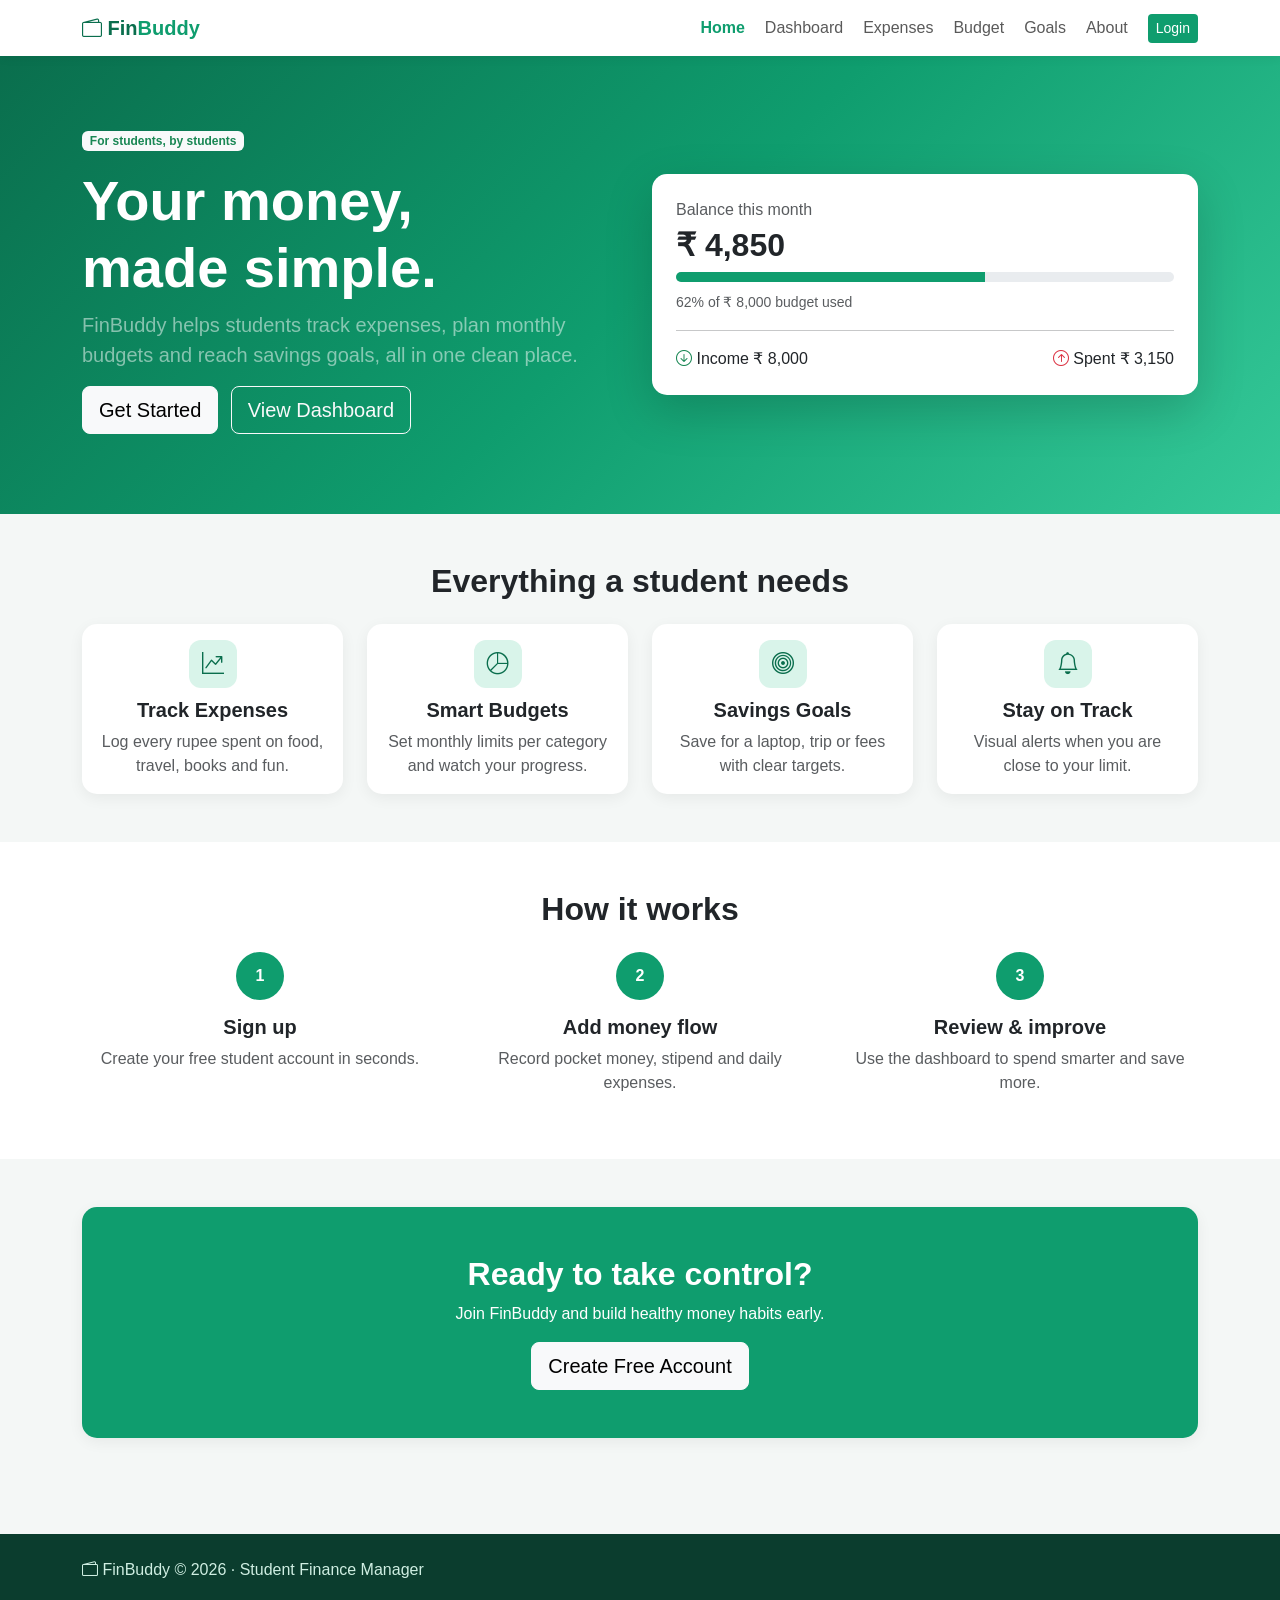
<file: index.html>
<!DOCTYPE html>
<html lang="en">
<head>
<meta charset="UTF-8">
<meta name="viewport" content="width=device-width, initial-scale=1">
<title>Home | FinBuddy</title>
<link href="https://cdn.jsdelivr.net/npm/bootstrap@5.3.3/dist/css/bootstrap.min.css" rel="stylesheet">
<link href="https://cdn.jsdelivr.net/npm/bootstrap-icons@1.11.3/font/bootstrap-icons.css" rel="stylesheet">
<link href="css/style.css" rel="stylesheet">
</head>
<body>
<nav class="navbar navbar-expand-md fb-nav sticky-top">
<div class="container">
<a class="navbar-brand fw-bold" href="index.html"><i class="bi bi-wallet2"></i> Fin<span>Buddy</span></a>
<input type="checkbox" id="navtoggle" class="d-none">
<label for="navtoggle" class="navbar-toggler d-md-none" aria-label="Toggle menu"><span class="navbar-toggler-icon"></span></label>
<div class="fb-menu ms-md-auto"><ul class="navbar-nav align-items-md-center gap-md-1"><li class="nav-item"><a class="nav-link active" href="index.html">Home</a></li><li class="nav-item"><a class="nav-link" href="dashboard.html">Dashboard</a></li><li class="nav-item"><a class="nav-link" href="expenses.html">Expenses</a></li><li class="nav-item"><a class="nav-link" href="budget.html">Budget</a></li><li class="nav-item"><a class="nav-link" href="goals.html">Goals</a></li><li class="nav-item"><a class="nav-link" href="about.html">About</a></li>
<li class="nav-item"><a class="btn btn-fb btn-sm ms-md-2" href="login.html">Login</a></li></ul></div>
</div></nav>

<header class="hero py-5"><div class="container py-md-4"><div class="row align-items-center g-4">
<div class="col-lg-6"><span class="badge bg-light text-success mb-3">For students, by students</span>
<h1 class="display-4 fw-bold text-white">Your money, <br>made simple.</h1>
<p class="lead text-white-50">FinBuddy helps students track expenses, plan monthly budgets and reach savings goals, all in one clean place.</p>
<a href="login.html" class="btn btn-light btn-lg me-2 mb-2">Get Started</a>
<a href="dashboard.html" class="btn btn-outline-light btn-lg mb-2">View Dashboard</a></div>
<div class="col-lg-6"><div class="card fb-card shadow-lg"><div class="card-body p-4">
<p class="text-muted mb-1">Balance this month</p><h2 class="fw-bold">&#8377; 4,850</h2>
<div class="progress mb-2" style="height:10px"><div class="progress-bar bg-fb" style="width:62%"></div></div>
<small class="text-muted">62% of &#8377; 8,000 budget used</small>
<hr><div class="d-flex justify-content-between"><span><i class="bi bi-arrow-down-circle text-success"></i> Income &#8377; 8,000</span><span><i class="bi bi-arrow-up-circle text-danger"></i> Spent &#8377; 3,150</span></div>
</div></div></div></div></div></header>
<section class="container py-5"><h2 class="fw-bold text-center mb-4">Everything a student needs</h2><div class="row g-4"><div class="col-sm-6 col-lg-3"><div class="card fb-card h-100 text-center p-3"><div class="fb-icon mx-auto bg-fb-soft"><i class="bi bi-graph-up-arrow"></i></div><h5 class="fw-bold">Track Expenses</h5><p class="text-muted mb-0">Log every rupee spent on food, travel, books and fun.</p></div></div><div class="col-sm-6 col-lg-3"><div class="card fb-card h-100 text-center p-3"><div class="fb-icon mx-auto bg-fb-soft"><i class="bi bi-pie-chart"></i></div><h5 class="fw-bold">Smart Budgets</h5><p class="text-muted mb-0">Set monthly limits per category and watch your progress.</p></div></div><div class="col-sm-6 col-lg-3"><div class="card fb-card h-100 text-center p-3"><div class="fb-icon mx-auto bg-fb-soft"><i class="bi bi-bullseye"></i></div><h5 class="fw-bold">Savings Goals</h5><p class="text-muted mb-0">Save for a laptop, trip or fees with clear targets.</p></div></div><div class="col-sm-6 col-lg-3"><div class="card fb-card h-100 text-center p-3"><div class="fb-icon mx-auto bg-fb-soft"><i class="bi bi-bell"></i></div><h5 class="fw-bold">Stay on Track</h5><p class="text-muted mb-0">Visual alerts when you are close to your limit.</p></div></div></div></section>
<section class="bg-white py-5"><div class="container"><h2 class="fw-bold text-center mb-4">How it works</h2><div class="row g-4"><div class="col-md-4"><div class="text-center"><div class="step-no">1</div><h5 class="fw-bold">Sign up</h5><p class="text-muted">Create your free student account in seconds.</p></div></div><div class="col-md-4"><div class="text-center"><div class="step-no">2</div><h5 class="fw-bold">Add money flow</h5><p class="text-muted">Record pocket money, stipend and daily expenses.</p></div></div><div class="col-md-4"><div class="text-center"><div class="step-no">3</div><h5 class="fw-bold">Review & improve</h5><p class="text-muted">Use the dashboard to spend smarter and save more.</p></div></div></div></div></section>
<section class="container py-5"><div class="card fb-card bg-fb text-white text-center p-5"><h2 class="fw-bold">Ready to take control?</h2><p>Join FinBuddy and build healthy money habits early.</p><div><a href="login.html" class="btn btn-light btn-lg">Create Free Account</a></div></div></section>
<footer class="fb-foot py-4 mt-5"><div class="container d-flex flex-column flex-md-row justify-content-between gap-2">
<span><i class="bi bi-wallet2"></i> FinBuddy &copy; 2026 &middot; Student Finance Manager</span>
<span></span></div></footer>
</body>
</html>
</file>
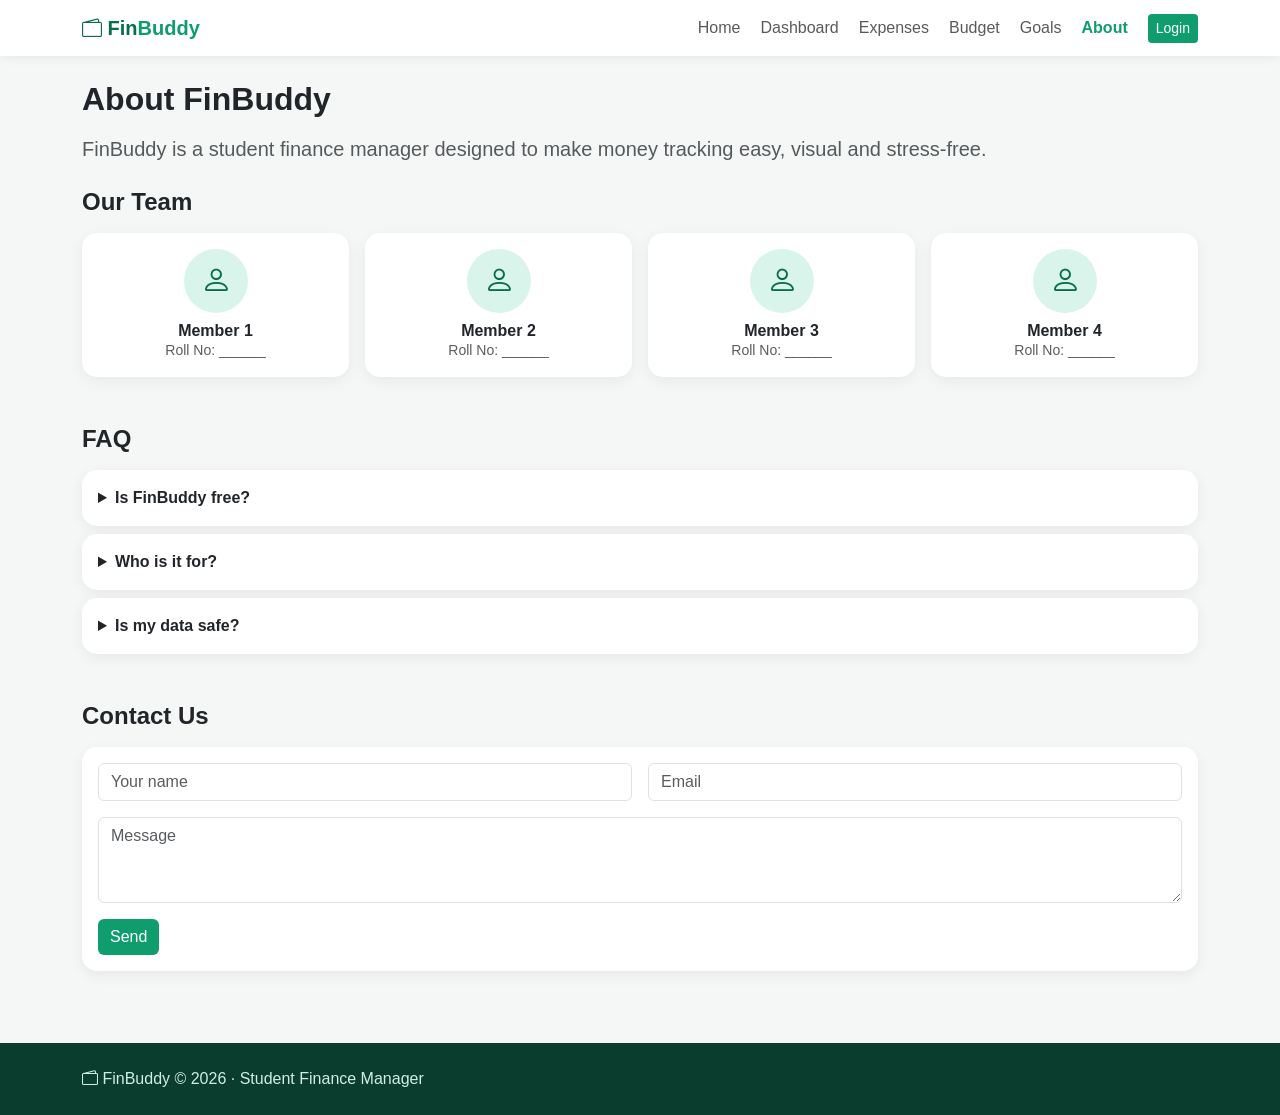
<file: about.html>
<!DOCTYPE html>
<html lang="en">
<head>
<meta charset="UTF-8">
<meta name="viewport" content="width=device-width, initial-scale=1">
<title>About | FinBuddy</title>
<link href="https://cdn.jsdelivr.net/npm/bootstrap@5.3.3/dist/css/bootstrap.min.css" rel="stylesheet">
<link href="https://cdn.jsdelivr.net/npm/bootstrap-icons@1.11.3/font/bootstrap-icons.css" rel="stylesheet">
<link href="css/style.css" rel="stylesheet">
</head>
<body>
<nav class="navbar navbar-expand-md fb-nav sticky-top">
<div class="container">
<a class="navbar-brand fw-bold" href="index.html"><i class="bi bi-wallet2"></i> Fin<span>Buddy</span></a>
<input type="checkbox" id="navtoggle" class="d-none">
<label for="navtoggle" class="navbar-toggler d-md-none" aria-label="Toggle menu"><span class="navbar-toggler-icon"></span></label>
<div class="fb-menu ms-md-auto"><ul class="navbar-nav align-items-md-center gap-md-1"><li class="nav-item"><a class="nav-link" href="index.html">Home</a></li><li class="nav-item"><a class="nav-link" href="dashboard.html">Dashboard</a></li><li class="nav-item"><a class="nav-link" href="expenses.html">Expenses</a></li><li class="nav-item"><a class="nav-link" href="budget.html">Budget</a></li><li class="nav-item"><a class="nav-link" href="goals.html">Goals</a></li><li class="nav-item"><a class="nav-link active" href="about.html">About</a></li>
<li class="nav-item"><a class="btn btn-fb btn-sm ms-md-2" href="login.html">Login</a></li></ul></div>
</div></nav>
<main class="container py-4"><h2 class="fw-bold mb-3">About FinBuddy</h2>
<p class="lead text-muted">FinBuddy is a student finance manager designed to make money tracking easy, visual and stress-free.</p>
<h4 class="fw-bold mt-4 mb-3">Our Team</h4><div class="row g-3"><div class="col-6 col-md-3"><div class="card fb-card text-center p-3"><div class="avatar mx-auto mb-2"><i class="bi bi-person"></i></div><h6 class="fw-bold mb-0">Member 1</h6><small class="text-muted">Roll No: ______</small></div></div><div class="col-6 col-md-3"><div class="card fb-card text-center p-3"><div class="avatar mx-auto mb-2"><i class="bi bi-person"></i></div><h6 class="fw-bold mb-0">Member 2</h6><small class="text-muted">Roll No: ______</small></div></div><div class="col-6 col-md-3"><div class="card fb-card text-center p-3"><div class="avatar mx-auto mb-2"><i class="bi bi-person"></i></div><h6 class="fw-bold mb-0">Member 3</h6><small class="text-muted">Roll No: ______</small></div></div><div class="col-6 col-md-3"><div class="card fb-card text-center p-3"><div class="avatar mx-auto mb-2"><i class="bi bi-person"></i></div><h6 class="fw-bold mb-0">Member 4</h6><small class="text-muted">Roll No: ______</small></div></div></div>
<h4 class="fw-bold mt-5 mb-3">FAQ</h4><details class="card fb-card mb-2"><summary class="card-body fw-semibold">Is FinBuddy free?</summary><div class="px-3 pb-3 text-muted">Yes, FinBuddy is free for all students.</div></details><details class="card fb-card mb-2"><summary class="card-body fw-semibold">Who is it for?</summary><div class="px-3 pb-3 text-muted">Any college student who wants to manage pocket money, stipends and expenses.</div></details><details class="card fb-card mb-2"><summary class="card-body fw-semibold">Is my data safe?</summary><div class="px-3 pb-3 text-muted">Your information is kept private to your account.</div></details>
<h4 class="fw-bold mt-5 mb-3">Contact Us</h4><div class="card fb-card"><div class="card-body"><form action="about.html" class="row g-3"><div class="col-md-6"><input class="form-control" placeholder="Your name" required></div><div class="col-md-6"><input type="email" class="form-control" placeholder="Email" required></div><div class="col-12"><textarea class="form-control" rows="3" placeholder="Message"></textarea></div><div class="col-12"><button class="btn btn-fb">Send</button></div></form></div></div></main>
<footer class="fb-foot py-4 mt-5"><div class="container d-flex flex-column flex-md-row justify-content-between gap-2">
<span><i class="bi bi-wallet2"></i> FinBuddy &copy; 2026 &middot; Student Finance Manager</span>
<span></span></div></footer>
</body>
</html>
</file>
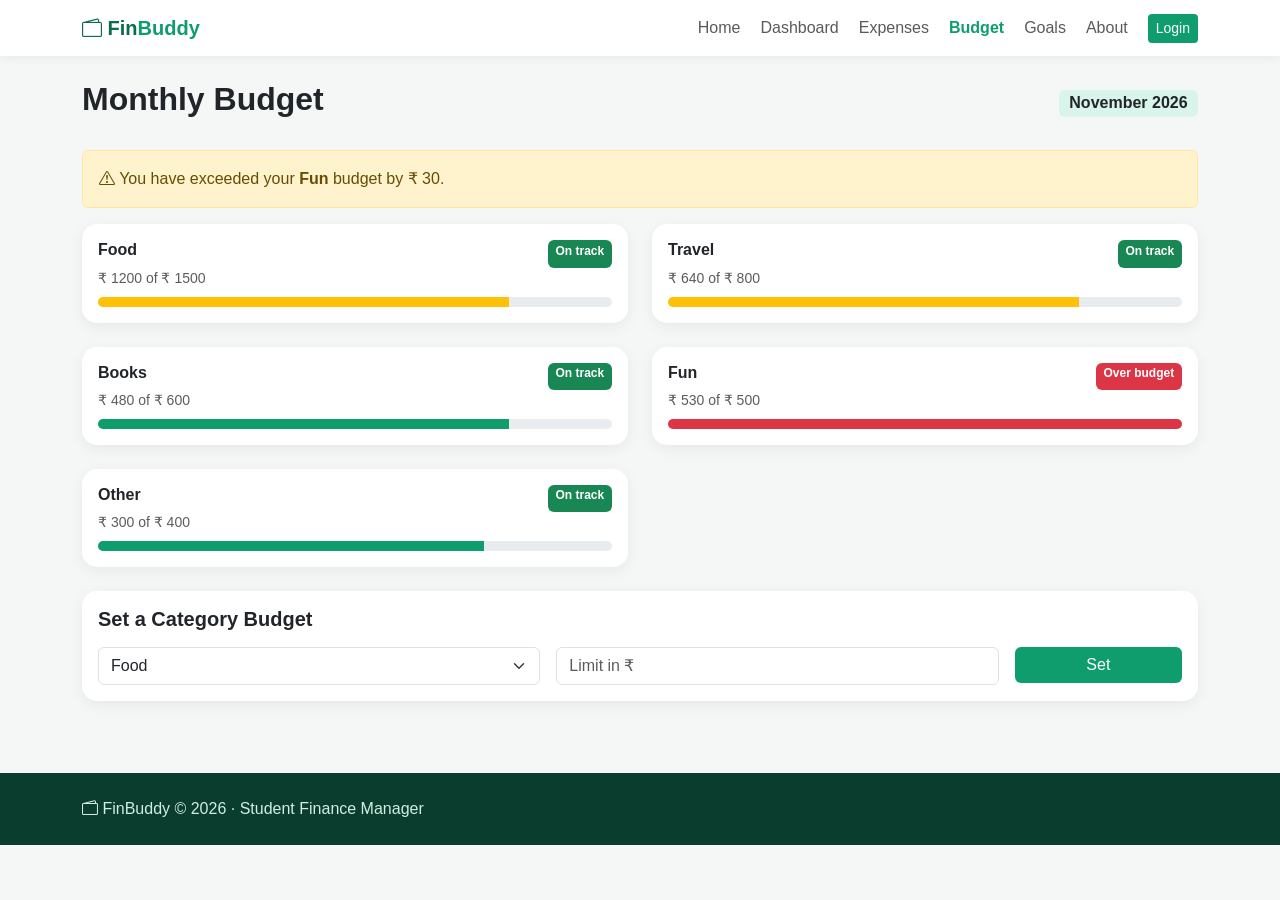
<file: budget.html>
<!DOCTYPE html>
<html lang="en">
<head>
<meta charset="UTF-8">
<meta name="viewport" content="width=device-width, initial-scale=1">
<title>Budget | FinBuddy</title>
<link href="https://cdn.jsdelivr.net/npm/bootstrap@5.3.3/dist/css/bootstrap.min.css" rel="stylesheet">
<link href="https://cdn.jsdelivr.net/npm/bootstrap-icons@1.11.3/font/bootstrap-icons.css" rel="stylesheet">
<link href="css/style.css" rel="stylesheet">
</head>
<body>
<nav class="navbar navbar-expand-md fb-nav sticky-top">
<div class="container">
<a class="navbar-brand fw-bold" href="index.html"><i class="bi bi-wallet2"></i> Fin<span>Buddy</span></a>
<input type="checkbox" id="navtoggle" class="d-none">
<label for="navtoggle" class="navbar-toggler d-md-none" aria-label="Toggle menu"><span class="navbar-toggler-icon"></span></label>
<div class="fb-menu ms-md-auto"><ul class="navbar-nav align-items-md-center gap-md-1"><li class="nav-item"><a class="nav-link" href="index.html">Home</a></li><li class="nav-item"><a class="nav-link" href="dashboard.html">Dashboard</a></li><li class="nav-item"><a class="nav-link" href="expenses.html">Expenses</a></li><li class="nav-item"><a class="nav-link active" href="budget.html">Budget</a></li><li class="nav-item"><a class="nav-link" href="goals.html">Goals</a></li><li class="nav-item"><a class="nav-link" href="about.html">About</a></li>
<li class="nav-item"><a class="btn btn-fb btn-sm ms-md-2" href="login.html">Login</a></li></ul></div>
</div></nav>
<main class="container py-4"><div class="d-flex justify-content-between flex-wrap gap-2 mb-4"><h2 class="fw-bold">Monthly Budget</h2><span class="badge bg-fb-soft text-dark fs-6 align-self-center">November 2026</span></div>
<div class="alert alert-warning"><i class="bi bi-exclamation-triangle"></i> You have exceeded your <strong>Fun</strong> budget by &#8377; 30.</div>
<div class="row g-4 mb-4"><div class="col-md-6"><div class="card fb-card"><div class="card-body"><div class="d-flex justify-content-between"><h6 class="fw-bold">Food</h6><span class='badge bg-success'>On track</span></div><p class="text-muted small mb-2">&#8377; 1200 of &#8377; 1500</p><div class="progress" style="height:10px"><div class="progress-bar bg-warning" style="width:80%"></div></div></div></div></div><div class="col-md-6"><div class="card fb-card"><div class="card-body"><div class="d-flex justify-content-between"><h6 class="fw-bold">Travel</h6><span class='badge bg-success'>On track</span></div><p class="text-muted small mb-2">&#8377; 640 of &#8377; 800</p><div class="progress" style="height:10px"><div class="progress-bar bg-warning" style="width:80%"></div></div></div></div></div><div class="col-md-6"><div class="card fb-card"><div class="card-body"><div class="d-flex justify-content-between"><h6 class="fw-bold">Books</h6><span class='badge bg-success'>On track</span></div><p class="text-muted small mb-2">&#8377; 480 of &#8377; 600</p><div class="progress" style="height:10px"><div class="progress-bar bg-fb" style="width:80%"></div></div></div></div></div><div class="col-md-6"><div class="card fb-card"><div class="card-body"><div class="d-flex justify-content-between"><h6 class="fw-bold">Fun</h6><span class='badge bg-danger'>Over budget</span></div><p class="text-muted small mb-2">&#8377; 530 of &#8377; 500</p><div class="progress" style="height:10px"><div class="progress-bar bg-danger" style="width:100%"></div></div></div></div></div><div class="col-md-6"><div class="card fb-card"><div class="card-body"><div class="d-flex justify-content-between"><h6 class="fw-bold">Other</h6><span class='badge bg-success'>On track</span></div><p class="text-muted small mb-2">&#8377; 300 of &#8377; 400</p><div class="progress" style="height:10px"><div class="progress-bar bg-fb" style="width:75%"></div></div></div></div></div></div>
<div class="card fb-card"><div class="card-body"><h5 class="fw-bold mb-3">Set a Category Budget</h5><form action="budget.html" class="row g-3"><div class="col-md-5"><select class="form-select"><option>Food</option><option>Travel</option><option>Books</option><option>Fun</option><option>Other</option></select></div><div class="col-md-5"><input type="number" class="form-control" placeholder="Limit in &#8377;" required></div><div class="col-md-2"><button class="btn btn-fb w-100">Set</button></div></form></div></div></main>
<footer class="fb-foot py-4 mt-5"><div class="container d-flex flex-column flex-md-row justify-content-between gap-2">
<span><i class="bi bi-wallet2"></i> FinBuddy &copy; 2026 &middot; Student Finance Manager</span>
<span></span></div></footer>
</body>
</html>
</file>
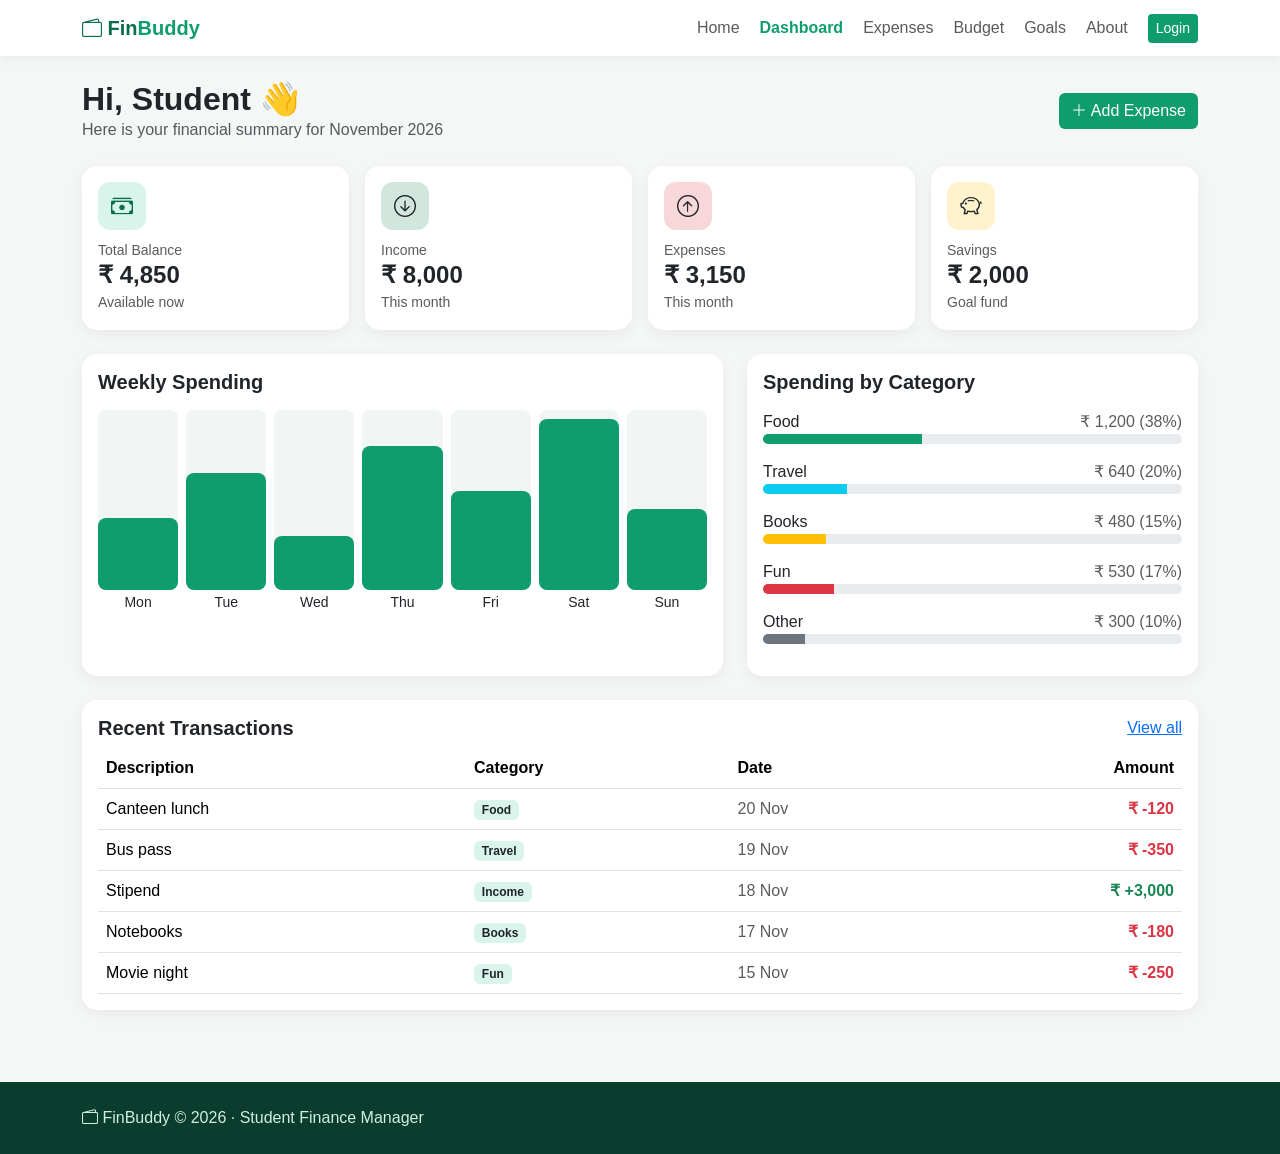
<file: dashboard.html>
<!DOCTYPE html>
<html lang="en">
<head>
<meta charset="UTF-8">
<meta name="viewport" content="width=device-width, initial-scale=1">
<title>Dashboard | FinBuddy</title>
<link href="https://cdn.jsdelivr.net/npm/bootstrap@5.3.3/dist/css/bootstrap.min.css" rel="stylesheet">
<link href="https://cdn.jsdelivr.net/npm/bootstrap-icons@1.11.3/font/bootstrap-icons.css" rel="stylesheet">
<link href="css/style.css" rel="stylesheet">
</head>
<body>
<nav class="navbar navbar-expand-md fb-nav sticky-top">
<div class="container">
<a class="navbar-brand fw-bold" href="index.html"><i class="bi bi-wallet2"></i> Fin<span>Buddy</span></a>
<input type="checkbox" id="navtoggle" class="d-none">
<label for="navtoggle" class="navbar-toggler d-md-none" aria-label="Toggle menu"><span class="navbar-toggler-icon"></span></label>
<div class="fb-menu ms-md-auto"><ul class="navbar-nav align-items-md-center gap-md-1"><li class="nav-item"><a class="nav-link" href="index.html">Home</a></li><li class="nav-item"><a class="nav-link active" href="dashboard.html">Dashboard</a></li><li class="nav-item"><a class="nav-link" href="expenses.html">Expenses</a></li><li class="nav-item"><a class="nav-link" href="budget.html">Budget</a></li><li class="nav-item"><a class="nav-link" href="goals.html">Goals</a></li><li class="nav-item"><a class="nav-link" href="about.html">About</a></li>
<li class="nav-item"><a class="btn btn-fb btn-sm ms-md-2" href="login.html">Login</a></li></ul></div>
</div></nav>
<main class="container py-4">
<div class="d-flex justify-content-between align-items-center mb-4 flex-wrap gap-2"><div><h2 class="fw-bold mb-0">Hi, Student &#128075;</h2><p class="text-muted mb-0">Here is your financial summary for November 2026</p></div><a href="expenses.html" class="btn btn-fb"><i class="bi bi-plus-lg"></i> Add Expense</a></div>
<div class="row g-3 mb-4"><div class="col-6 col-lg-3"><div class="card fb-card h-100"><div class="card-body"><div class="fb-icon bg-fb-soft"><i class="bi bi-cash-stack"></i></div><p class="text-muted mb-0 small">Total Balance</p><h4 class="fw-bold mb-0">&#8377; 4,850</h4><small class="text-muted">Available now</small></div></div></div><div class="col-6 col-lg-3"><div class="card fb-card h-100"><div class="card-body"><div class="fb-icon bg-success-subtle"><i class="bi bi-arrow-down-circle"></i></div><p class="text-muted mb-0 small">Income</p><h4 class="fw-bold mb-0">&#8377; 8,000</h4><small class="text-muted">This month</small></div></div></div><div class="col-6 col-lg-3"><div class="card fb-card h-100"><div class="card-body"><div class="fb-icon bg-danger-subtle"><i class="bi bi-arrow-up-circle"></i></div><p class="text-muted mb-0 small">Expenses</p><h4 class="fw-bold mb-0">&#8377; 3,150</h4><small class="text-muted">This month</small></div></div></div><div class="col-6 col-lg-3"><div class="card fb-card h-100"><div class="card-body"><div class="fb-icon bg-warning-subtle"><i class="bi bi-piggy-bank"></i></div><p class="text-muted mb-0 small">Savings</p><h4 class="fw-bold mb-0">&#8377; 2,000</h4><small class="text-muted">Goal fund</small></div></div></div></div>
<div class="row g-4"><div class="col-lg-7"><div class="card fb-card h-100"><div class="card-body"><h5 class="fw-bold mb-3">Weekly Spending</h5><div class="row g-2 align-items-end"><div class="col text-center"><div class="bar-wrap"><div class="bar" style="height:40%"></div></div><small>Mon</small></div><div class="col text-center"><div class="bar-wrap"><div class="bar" style="height:65%"></div></div><small>Tue</small></div><div class="col text-center"><div class="bar-wrap"><div class="bar" style="height:30%"></div></div><small>Wed</small></div><div class="col text-center"><div class="bar-wrap"><div class="bar" style="height:80%"></div></div><small>Thu</small></div><div class="col text-center"><div class="bar-wrap"><div class="bar" style="height:55%"></div></div><small>Fri</small></div><div class="col text-center"><div class="bar-wrap"><div class="bar" style="height:95%"></div></div><small>Sat</small></div><div class="col text-center"><div class="bar-wrap"><div class="bar" style="height:45%"></div></div><small>Sun</small></div></div></div></div></div>
<div class="col-lg-5"><div class="card fb-card h-100"><div class="card-body"><h5 class="fw-bold mb-3">Spending by Category</h5><div class="mb-3"><div class="d-flex justify-content-between"><span>Food</span><span class="text-muted">&#8377; 1,200 (38%)</span></div><div class="progress" style="height:10px"><div class="progress-bar bg-fb" style="width:38%"></div></div></div><div class="mb-3"><div class="d-flex justify-content-between"><span>Travel</span><span class="text-muted">&#8377; 640 (20%)</span></div><div class="progress" style="height:10px"><div class="progress-bar bg-info" style="width:20%"></div></div></div><div class="mb-3"><div class="d-flex justify-content-between"><span>Books</span><span class="text-muted">&#8377; 480 (15%)</span></div><div class="progress" style="height:10px"><div class="progress-bar bg-warning" style="width:15%"></div></div></div><div class="mb-3"><div class="d-flex justify-content-between"><span>Fun</span><span class="text-muted">&#8377; 530 (17%)</span></div><div class="progress" style="height:10px"><div class="progress-bar bg-danger" style="width:17%"></div></div></div><div class="mb-3"><div class="d-flex justify-content-between"><span>Other</span><span class="text-muted">&#8377; 300 (10%)</span></div><div class="progress" style="height:10px"><div class="progress-bar bg-secondary" style="width:10%"></div></div></div></div></div></div>
<div class="col-12"><div class="card fb-card"><div class="card-body"><div class="d-flex justify-content-between"><h5 class="fw-bold">Recent Transactions</h5><a href="expenses.html">View all</a></div>
<div class="table-responsive"><table class="table align-middle mb-0"><thead><tr><th>Description</th><th>Category</th><th>Date</th><th class="text-end">Amount</th></tr></thead><tbody><tr><td>Canteen lunch</td><td><span class="badge bg-fb-soft text-dark">Food</span></td><td class="text-muted">20 Nov</td><td class="text-end fw-semibold text-danger">&#8377; -120</td></tr><tr><td>Bus pass</td><td><span class="badge bg-fb-soft text-dark">Travel</span></td><td class="text-muted">19 Nov</td><td class="text-end fw-semibold text-danger">&#8377; -350</td></tr><tr><td>Stipend</td><td><span class="badge bg-fb-soft text-dark">Income</span></td><td class="text-muted">18 Nov</td><td class="text-end fw-semibold text-success">&#8377; +3,000</td></tr><tr><td>Notebooks</td><td><span class="badge bg-fb-soft text-dark">Books</span></td><td class="text-muted">17 Nov</td><td class="text-end fw-semibold text-danger">&#8377; -180</td></tr><tr><td>Movie night</td><td><span class="badge bg-fb-soft text-dark">Fun</span></td><td class="text-muted">15 Nov</td><td class="text-end fw-semibold text-danger">&#8377; -250</td></tr></tbody></table></div></div></div></div></div></main>
<footer class="fb-foot py-4 mt-5"><div class="container d-flex flex-column flex-md-row justify-content-between gap-2">
<span><i class="bi bi-wallet2"></i> FinBuddy &copy; 2026 &middot; Student Finance Manager</span>
<span></span></div></footer>
</body>
</html>
</file>
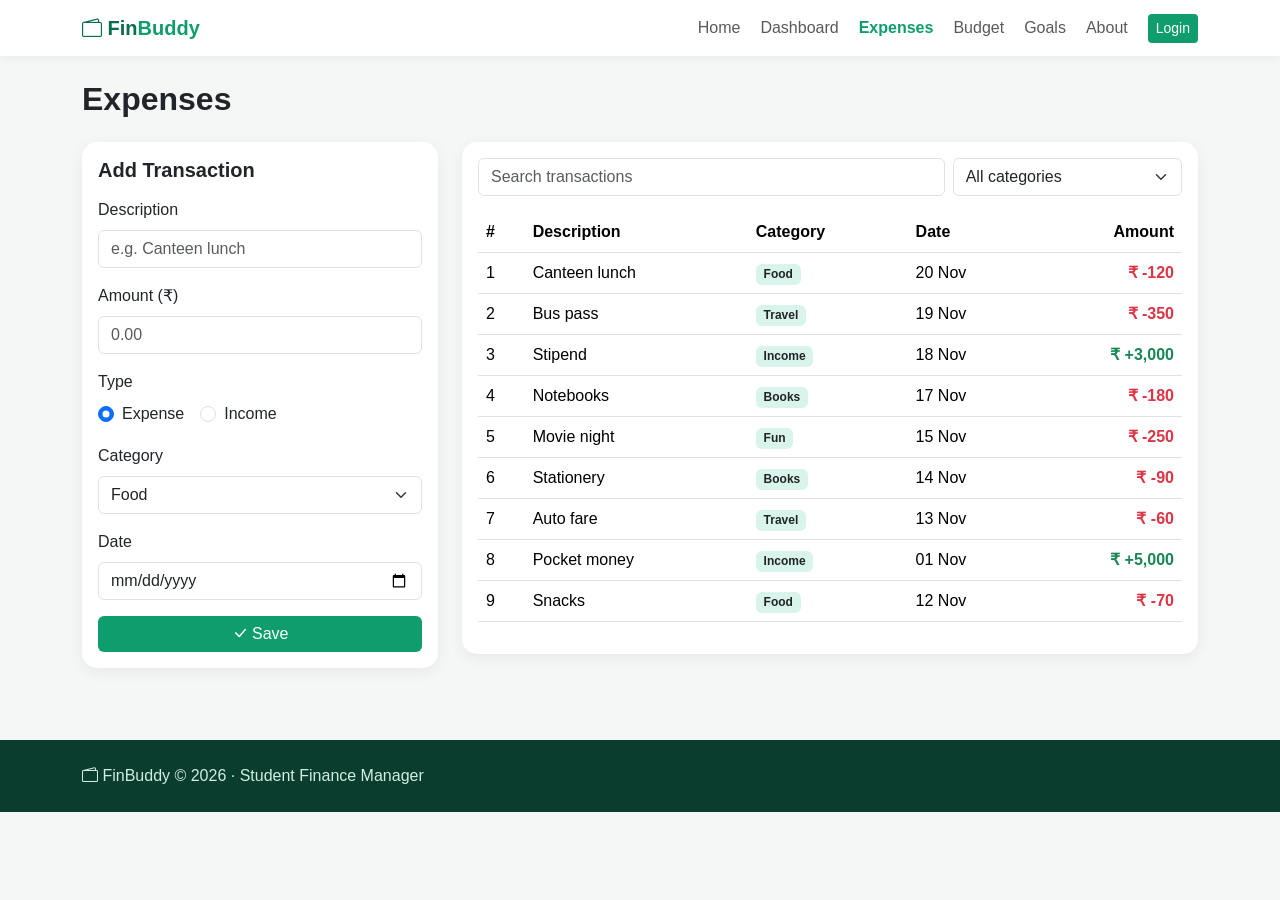
<file: expenses.html>
<!DOCTYPE html>
<html lang="en">
<head>
<meta charset="UTF-8">
<meta name="viewport" content="width=device-width, initial-scale=1">
<title>Expenses | FinBuddy</title>
<link href="https://cdn.jsdelivr.net/npm/bootstrap@5.3.3/dist/css/bootstrap.min.css" rel="stylesheet">
<link href="https://cdn.jsdelivr.net/npm/bootstrap-icons@1.11.3/font/bootstrap-icons.css" rel="stylesheet">
<link href="css/style.css" rel="stylesheet">
</head>
<body>
<nav class="navbar navbar-expand-md fb-nav sticky-top">
<div class="container">
<a class="navbar-brand fw-bold" href="index.html"><i class="bi bi-wallet2"></i> Fin<span>Buddy</span></a>
<input type="checkbox" id="navtoggle" class="d-none">
<label for="navtoggle" class="navbar-toggler d-md-none" aria-label="Toggle menu"><span class="navbar-toggler-icon"></span></label>
<div class="fb-menu ms-md-auto"><ul class="navbar-nav align-items-md-center gap-md-1"><li class="nav-item"><a class="nav-link" href="index.html">Home</a></li><li class="nav-item"><a class="nav-link" href="dashboard.html">Dashboard</a></li><li class="nav-item"><a class="nav-link active" href="expenses.html">Expenses</a></li><li class="nav-item"><a class="nav-link" href="budget.html">Budget</a></li><li class="nav-item"><a class="nav-link" href="goals.html">Goals</a></li><li class="nav-item"><a class="nav-link" href="about.html">About</a></li>
<li class="nav-item"><a class="btn btn-fb btn-sm ms-md-2" href="login.html">Login</a></li></ul></div>
</div></nav>
<main class="container py-4"><h2 class="fw-bold mb-4">Expenses</h2><div class="row g-4">
<div class="col-lg-4"><div class="card fb-card"><div class="card-body"><h5 class="fw-bold mb-3">Add Transaction</h5>
<form action="expenses.html"><div class="mb-3"><label class="form-label">Description</label><input type="text" class="form-control" placeholder="e.g. Canteen lunch" required></div>
<div class="mb-3"><label class="form-label">Amount (&#8377;)</label><input type="number" class="form-control" placeholder="0.00" required></div>
<div class="mb-3"><label class="form-label">Type</label><div class="d-flex gap-3"><div class="form-check"><input class="form-check-input" type="radio" name="type" id="ex" checked><label class="form-check-label" for="ex">Expense</label></div><div class="form-check"><input class="form-check-input" type="radio" name="type" id="inc"><label class="form-check-label" for="inc">Income</label></div></div></div>
<div class="mb-3"><label class="form-label">Category</label><select class="form-select"><option>Food</option><option>Travel</option><option>Books</option><option>Fun</option><option>Other</option></select></div>
<div class="mb-3"><label class="form-label">Date</label><input type="date" class="form-control"></div>
<button class="btn btn-fb w-100"><i class="bi bi-check-lg"></i> Save</button></form></div></div></div>
<div class="col-lg-8"><div class="card fb-card"><div class="card-body"><div class="row g-2 mb-3"><div class="col-sm-8"><input type="search" class="form-control" placeholder="Search transactions"></div><div class="col-sm-4"><select class="form-select"><option>All categories</option><option>Food</option><option>Travel</option><option>Books</option></select></div></div>
<div class="table-responsive"><table class="table table-hover align-middle"><thead><tr><th>#</th><th>Description</th><th>Category</th><th>Date</th><th class="text-end">Amount</th></tr></thead><tbody><tr><td>1</td><td>Canteen lunch</td><td><span class="badge bg-fb-soft text-dark">Food</span></td><td>20 Nov</td><td class="text-end fw-semibold text-danger">&#8377; -120</td></tr><tr><td>2</td><td>Bus pass</td><td><span class="badge bg-fb-soft text-dark">Travel</span></td><td>19 Nov</td><td class="text-end fw-semibold text-danger">&#8377; -350</td></tr><tr><td>3</td><td>Stipend</td><td><span class="badge bg-fb-soft text-dark">Income</span></td><td>18 Nov</td><td class="text-end fw-semibold text-success">&#8377; +3,000</td></tr><tr><td>4</td><td>Notebooks</td><td><span class="badge bg-fb-soft text-dark">Books</span></td><td>17 Nov</td><td class="text-end fw-semibold text-danger">&#8377; -180</td></tr><tr><td>5</td><td>Movie night</td><td><span class="badge bg-fb-soft text-dark">Fun</span></td><td>15 Nov</td><td class="text-end fw-semibold text-danger">&#8377; -250</td></tr><tr><td>6</td><td>Stationery</td><td><span class="badge bg-fb-soft text-dark">Books</span></td><td>14 Nov</td><td class="text-end fw-semibold text-danger">&#8377; -90</td></tr><tr><td>7</td><td>Auto fare</td><td><span class="badge bg-fb-soft text-dark">Travel</span></td><td>13 Nov</td><td class="text-end fw-semibold text-danger">&#8377; -60</td></tr><tr><td>8</td><td>Pocket money</td><td><span class="badge bg-fb-soft text-dark">Income</span></td><td>01 Nov</td><td class="text-end fw-semibold text-success">&#8377; +5,000</td></tr><tr><td>9</td><td>Snacks</td><td><span class="badge bg-fb-soft text-dark">Food</span></td><td>12 Nov</td><td class="text-end fw-semibold text-danger">&#8377; -70</td></tr></tbody></table></div></div></div></div></div></main>
<footer class="fb-foot py-4 mt-5"><div class="container d-flex flex-column flex-md-row justify-content-between gap-2">
<span><i class="bi bi-wallet2"></i> FinBuddy &copy; 2026 &middot; Student Finance Manager</span>
<span></span></div></footer>
</body>
</html>
</file>
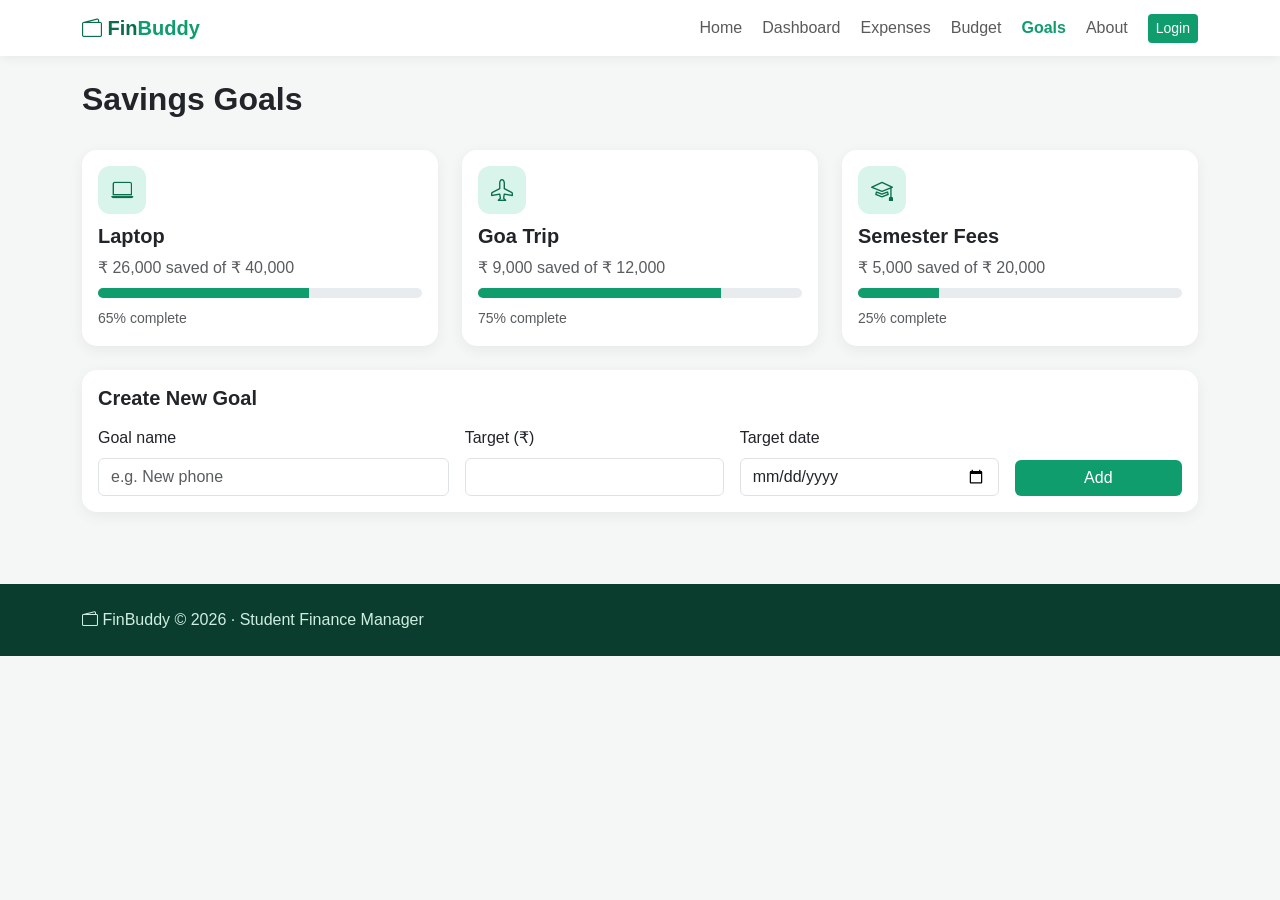
<file: goals.html>
<!DOCTYPE html>
<html lang="en">
<head>
<meta charset="UTF-8">
<meta name="viewport" content="width=device-width, initial-scale=1">
<title>Goals | FinBuddy</title>
<link href="https://cdn.jsdelivr.net/npm/bootstrap@5.3.3/dist/css/bootstrap.min.css" rel="stylesheet">
<link href="https://cdn.jsdelivr.net/npm/bootstrap-icons@1.11.3/font/bootstrap-icons.css" rel="stylesheet">
<link href="css/style.css" rel="stylesheet">
</head>
<body>
<nav class="navbar navbar-expand-md fb-nav sticky-top">
<div class="container">
<a class="navbar-brand fw-bold" href="index.html"><i class="bi bi-wallet2"></i> Fin<span>Buddy</span></a>
<input type="checkbox" id="navtoggle" class="d-none">
<label for="navtoggle" class="navbar-toggler d-md-none" aria-label="Toggle menu"><span class="navbar-toggler-icon"></span></label>
<div class="fb-menu ms-md-auto"><ul class="navbar-nav align-items-md-center gap-md-1"><li class="nav-item"><a class="nav-link" href="index.html">Home</a></li><li class="nav-item"><a class="nav-link" href="dashboard.html">Dashboard</a></li><li class="nav-item"><a class="nav-link" href="expenses.html">Expenses</a></li><li class="nav-item"><a class="nav-link" href="budget.html">Budget</a></li><li class="nav-item"><a class="nav-link active" href="goals.html">Goals</a></li><li class="nav-item"><a class="nav-link" href="about.html">About</a></li>
<li class="nav-item"><a class="btn btn-fb btn-sm ms-md-2" href="login.html">Login</a></li></ul></div>
</div></nav>
<main class="container py-4"><div class="d-flex justify-content-between flex-wrap gap-2 mb-4"><h2 class="fw-bold">Savings Goals</h2></div>
<div class="row g-4 mb-4"><div class="col-md-6 col-lg-4"><div class="card fb-card h-100"><div class="card-body"><div class="fb-icon bg-fb-soft"><i class="bi bi-laptop"></i></div><h5 class="fw-bold">Laptop</h5><p class="text-muted mb-2">&#8377; 26,000 saved of &#8377; 40,000</p><div class="progress mb-2" style="height:10px"><div class="progress-bar bg-fb" style="width:65%"></div></div><small class="text-muted">65% complete</small></div></div></div><div class="col-md-6 col-lg-4"><div class="card fb-card h-100"><div class="card-body"><div class="fb-icon bg-fb-soft"><i class="bi bi-airplane"></i></div><h5 class="fw-bold">Goa Trip</h5><p class="text-muted mb-2">&#8377; 9,000 saved of &#8377; 12,000</p><div class="progress mb-2" style="height:10px"><div class="progress-bar bg-fb" style="width:75%"></div></div><small class="text-muted">75% complete</small></div></div></div><div class="col-md-6 col-lg-4"><div class="card fb-card h-100"><div class="card-body"><div class="fb-icon bg-fb-soft"><i class="bi bi-mortarboard"></i></div><h5 class="fw-bold">Semester Fees</h5><p class="text-muted mb-2">&#8377; 5,000 saved of &#8377; 20,000</p><div class="progress mb-2" style="height:10px"><div class="progress-bar bg-fb" style="width:25%"></div></div><small class="text-muted">25% complete</small></div></div></div></div>
<div class="card fb-card"><div class="card-body"><h5 class="fw-bold mb-3">Create New Goal</h5><form action="goals.html" class="row g-3">
<div class="col-md-4"><label class="form-label">Goal name</label><input class="form-control" placeholder="e.g. New phone" required></div>
<div class="col-md-3"><label class="form-label">Target (&#8377;)</label><input type="number" class="form-control" required></div>
<div class="col-md-3"><label class="form-label">Target date</label><input type="date" class="form-control"></div>
<div class="col-md-2 d-flex align-items-end"><button class="btn btn-fb w-100">Add</button></div></form></div></div></main>
<footer class="fb-foot py-4 mt-5"><div class="container d-flex flex-column flex-md-row justify-content-between gap-2">
<span><i class="bi bi-wallet2"></i> FinBuddy &copy; 2026 &middot; Student Finance Manager</span>
<span></span></div></footer>
</body>
</html>
</file>
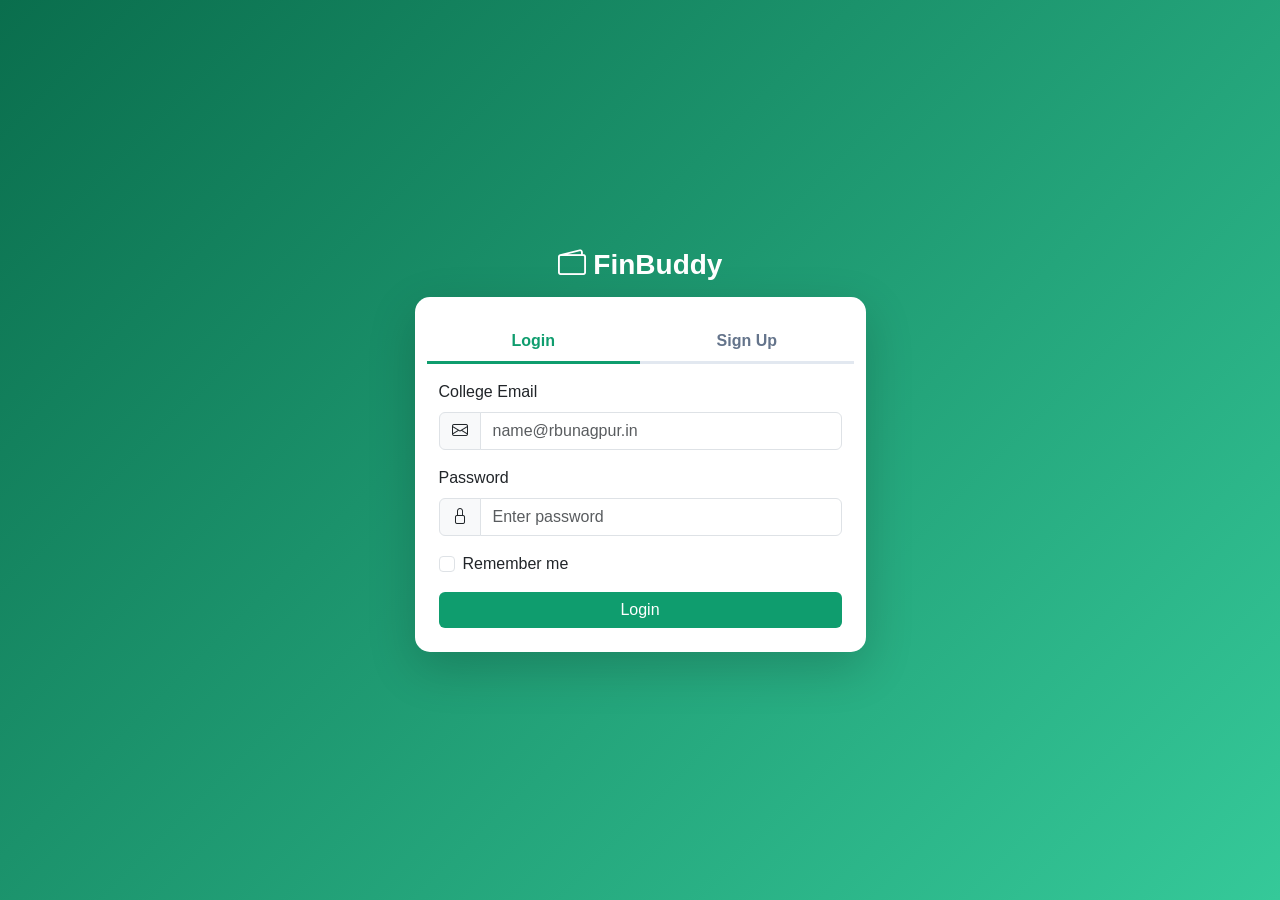
<file: login.html>
<!DOCTYPE html>
<html lang="en">
<head>
<meta charset="UTF-8">
<meta name="viewport" content="width=device-width, initial-scale=1">
<title>Login | FinBuddy</title>
<link href="https://cdn.jsdelivr.net/npm/bootstrap@5.3.3/dist/css/bootstrap.min.css" rel="stylesheet">
<link href="https://cdn.jsdelivr.net/npm/bootstrap-icons@1.11.3/font/bootstrap-icons.css" rel="stylesheet">
<link href="css/style.css" rel="stylesheet">
</head>
<body>


<main class="login-bg d-flex align-items-center min-vh-100 py-4"><div class="container"><div class="row justify-content-center"><div class="col-md-8 col-lg-5">
<div class="text-center mb-3"><a href="index.html" class="h3 fw-bold text-white text-decoration-none"><i class="bi bi-wallet2"></i> FinBuddy</a></div>
<div class="card fb-card shadow-lg"><div class="card-body p-4">
<input type="radio" name="tab" id="t1" class="d-none" checked><input type="radio" name="tab" id="t2" class="d-none">
<div class="row text-center mb-3 tabs"><label for="t1" class="col py-2 fw-semibold lab1">Login</label><label for="t2" class="col py-2 fw-semibold lab2">Sign Up</label></div>
<form action="dashboard.html" class="form1">
<div class="mb-3"><label class="form-label">College Email</label><div class="input-group"><span class="input-group-text"><i class="bi bi-envelope"></i></span><input type="email" class="form-control" placeholder="name@rbunagpur.in" required></div></div>
<div class="mb-3"><label class="form-label">Password</label><div class="input-group"><span class="input-group-text"><i class="bi bi-lock"></i></span><input type="password" class="form-control" placeholder="Enter password" required></div></div>
<div class="form-check mb-3"><input class="form-check-input" type="checkbox" id="rem"><label class="form-check-label" for="rem">Remember me</label></div>
<button class="btn btn-fb w-100">Login</button></form>
<form action="dashboard.html" class="form2">
<div class="mb-3"><label class="form-label">Full Name</label><input type="text" class="form-control" placeholder="Your name" required></div>
<div class="mb-3"><label class="form-label">Roll Number</label><input type="text" class="form-control" placeholder="e.g. 24XX001" required></div>
<div class="mb-3"><label class="form-label">College Email</label><input type="email" class="form-control" placeholder="name@rbunagpur.in" required></div>
<div class="mb-3"><label class="form-label">Monthly Allowance (&#8377;)</label><input type="number" class="form-control" placeholder="8000" required></div>
<div class="mb-3"><label class="form-label">Password</label><input type="password" class="form-control" placeholder="Create password" required></div>
<button class="btn btn-fb w-100">Create Account</button></form>
</div></div></div></div></div></main>

</body>
</html>
</file>
<file: css/style.css>
/* FinBuddy CSS - Student Mini Project */

body {
  background-color: #f4f7f6;
  font-family: Arial, sans-serif;
  margin: 0;
  padding: 0;
}

/* Navbar */
.fb-nav {
  background-color: white;
  box-shadow: 0 2px 10px rgba(0, 0, 0, 0.06);
}

.fb-nav .navbar-brand {
  color: #0a6e4d;
  font-weight: bold;
}

.fb-nav .navbar-brand span {
  color: #0f9d6e;
}

.fb-nav .nav-link.active {
  color: #0f9d6e;
  font-weight: bold;
}

.fb-nav .container {
  flex-wrap: wrap;
}

.fb-menu {
  display: block;
}

.navbar-toggler {
  cursor: pointer;
}

/* Mobile menu using checkbox */
@media (max-width: 767px) {
  .fb-menu {
    display: none;
    width: 100%;
  }

  #navtoggle:checked ~ .fb-menu {
    display: block;
  }
}

/* Buttons and badges */
.btn-fb {
  background-color: #0f9d6e;
  color: white;
  border: none;
}

.btn-fb:hover {
  background-color: #0a6e4d;
  color: white;
}

.bg-fb {
  background-color: #0f9d6e;
  color: white;
}

.bg-fb-soft {
  background-color: #d9f4ea;
  color: #0a6e4d;
}

/* Hero section */
.hero {
  background: linear-gradient(135deg, #0a6e4d, #0f9d6e, #35c999);
  color: white;
}

/* Cards */
.fb-card {
  border: none;
  border-radius: 15px;
  box-shadow: 0 4px 15px rgba(0, 0, 0, 0.06);
}

.fb-card:hover {
  transform: translateY(-2px);
}

.fb-icon {
  width: 48px;
  height: 48px;
  border-radius: 12px;
  display: flex;
  align-items: center;
  justify-content: center;
  font-size: 22px;
  margin-bottom: 10px;
}

.step-no {
  width: 48px;
  height: 48px;
  border-radius: 50%;
  background-color: #0f9d6e;
  color: white;
  font-weight: bold;
  display: flex;
  align-items: center;
  justify-content: center;
  margin: 0 auto 15px auto;
}

/* Login and tabs */
.login-bg {
  background: linear-gradient(135deg, #0a6e4d, #35c999);
}

.tabs label {
  cursor: pointer;
  border-bottom: 3px solid #e2e8f0;
  color: #64748b;
}

.form2 {
  display: none;
}

#t1:checked ~ .tabs .lab1 {
  border-bottom-color: #0f9d6e;
  color: #0f9d6e;
}

#t2:checked ~ .tabs .lab2 {
  border-bottom-color: #0f9d6e;
  color: #0f9d6e;
}

#t2:checked ~ .form1 {
  display: none;
}

#t2:checked ~ .form2 {
  display: block;
}

/* Chart bars and profile */
.bar-wrap {
  height: 180px;
  display: flex;
  align-items: flex-end;
  background-color: #f1f5f4;
  border-radius: 8px;
  overflow: hidden;
}

.bar {
  width: 100%;
  background-color: #0f9d6e;
  border-radius: 8px 8px 0 0;
}

.avatar {
  width: 64px;
  height: 64px;
  border-radius: 50%;
  background-color: #d9f4ea;
  color: #0a6e4d;
  display: flex;
  align-items: center;
  justify-content: center;
  font-size: 30px;
}

summary {
  cursor: pointer;
}

.form-control:focus {
  border-color: #0f9d6e;
  box-shadow: 0 0 0 3px rgba(15, 157, 110, 0.2);
}

.form-select:focus {
  border-color: #0f9d6e;
  box-shadow: 0 0 0 3px rgba(15, 157, 110, 0.2);
}

/* Footer */
.fb-foot {
  background-color: #0b3d2e;
  color: #cfeee2;
}
</file>
